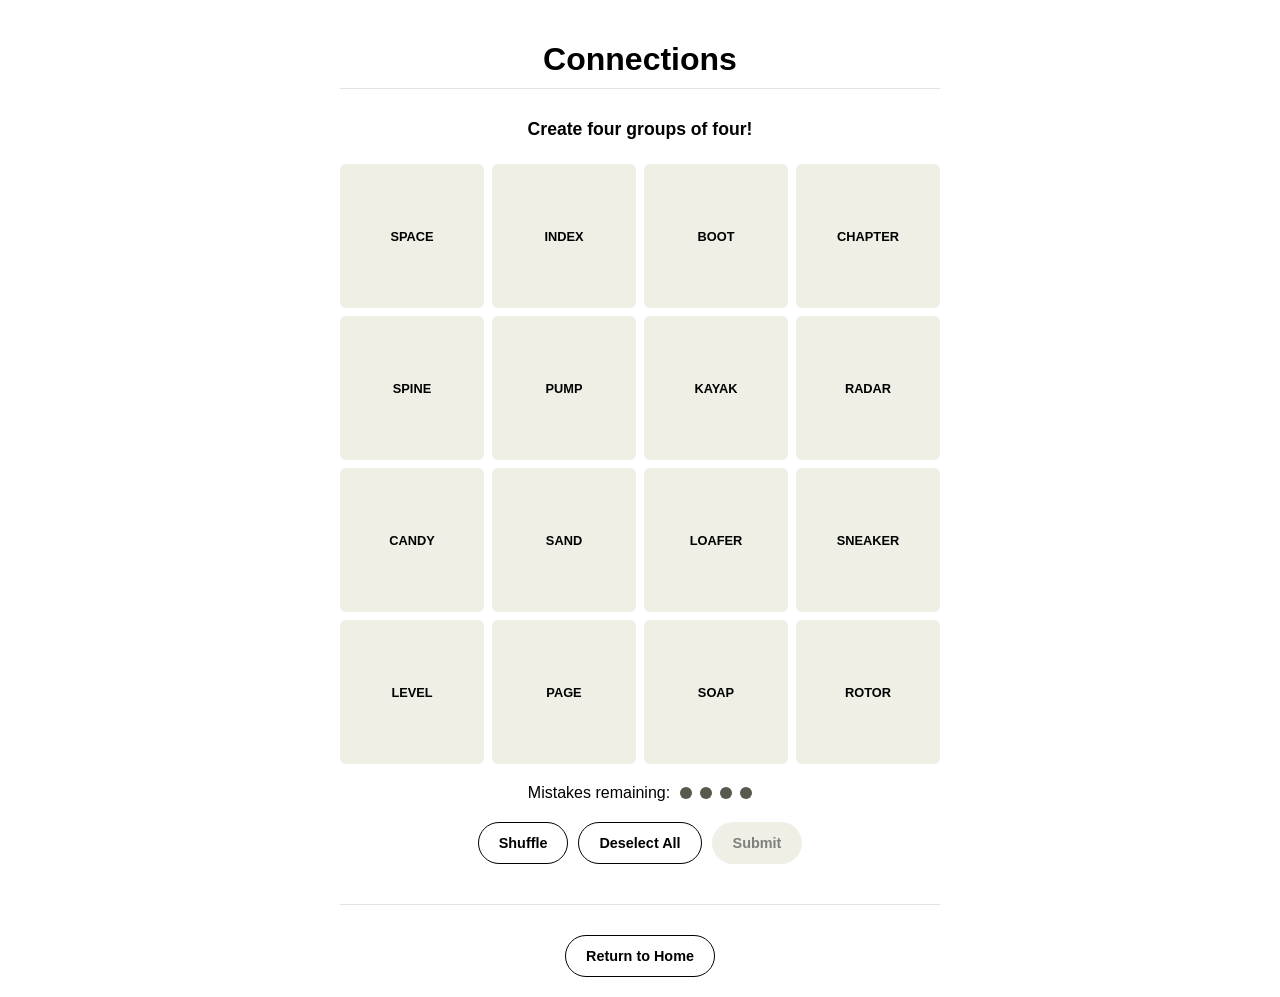
<file: fromAI.html>
<!DOCTYPE html>
<html lang="en">
<head>
    <meta charset="UTF-8">
    <meta name="viewport" content="width=device-width, initial-scale=1.0">
    <title>Connections Game</title>
    <style>
        /* CSS STYLING */
        :root {
            --yellow: #f9df6d;
            --green: #a0c35a;
            --blue: #b0c4ef;
            --purple: #ba81c5;
            --bg-color: #ffffff;
            --tile-bg: #efefe6;
            --tile-selected: #5a594e;
            --text-color: #000000;
        }

        body {
            font-family: 'Helvetica Neue', Arial, sans-serif;
            display: flex;
            flex-direction: column;
            align-items: center;
            background-color: var(--bg-color);
            margin: 0;
            padding: 20px;
            color: var(--text-color);
        }

        h1 { 
            border-bottom: 1px solid #e2e2e2; 
            width: 100%; 
            max-width: 600px;
            text-align: center; 
            padding-bottom: 10px; 
            margin-bottom: 30px; 
        }

        #game-container {
            max-width: 600px;
            width: 100%;
        }

        #message-area {
            height: 30px;
            margin-bottom: 15px;
            font-weight: bold;
            text-align: center;
            font-size: 1.1rem;
        }

        #grid {
            display: grid;
            grid-template-columns: repeat(4, 1fr);
            gap: 8px;
            margin-bottom: 20px;
        }

        .tile {
            aspect-ratio: 1 / 1;
            background-color: var(--tile-bg);
            border-radius: 6px;
            display: flex;
            align-items: center;
            justify-content: center;
            font-weight: bold;
            text-transform: uppercase;
            cursor: pointer;
            user-select: none;
            font-size: 0.8rem;
            text-align: center;
            padding: 5px;
            transition: background-color 0.1s, color 0.1s;
        }

        .tile.selected {
            background-color: var(--tile-selected);
            color: white;
        }

        .solved-row {
            grid-column: span 4;
            height: 60px;
            border-radius: 6px;
            display: flex;
            flex-direction: column;
            align-items: center;
            justify-content: center;
            font-weight: bold;
            text-transform: uppercase;
            margin-bottom: 8px;
            animation: fadeIn 0.5s ease-in;
        }

        @keyframes fadeIn {
            from { opacity: 0; transform: translateY(-10px); }
            to { opacity: 1; transform: translateY(0); }
        }

        .solved-row span { font-size: 0.9rem; font-weight: normal; margin-top: 4px; }
        .solved-row .cat-title { font-size: 1.1rem; }

        .mistakes-container {
            display: flex;
            align-items: center;
            justify-content: center;
            gap: 10px;
            margin-bottom: 20px;
        }

        .dot {
            width: 12px;
            height: 12px;
            background-color: #5a594e;
            border-radius: 50%;
            transition: opacity 0.3s;
        }

        .controls {
            display: flex;
            justify-content: center;
            gap: 10px;
            margin-bottom: 40px;
        }

        button, .home-btn {
            background: none;
            border: 1px solid #000;
            padding: 12px 20px;
            border-radius: 25px;
            font-weight: bold;
            cursor: pointer;
            font-size: 0.9rem;
            text-decoration: none;
            color: #000;
            display: inline-block;
        }

        button:disabled {
            border-color: #ccc;
            color: #ccc;
            cursor: not-allowed;
        }

        #submit-btn {
            background-color: #000;
            color: #fff;
        }
        
        #submit-btn:disabled {
            background-color: #efefe6;
            color: #7f7f7f;
            border-color: transparent;
        }

        /* Home Button Section */
        .home-container {
            width: 100%;
            max-width: 600px;
            border-top: 1px solid #e2e2e2;
            padding-top: 30px;
            text-align: center;
        }

        .home-btn:hover {
            background-color: #f0f0f0;
        }
    </style>
</head>
<body>

    <h1>Connections</h1>
    
    <div id="game-container">
        <div id="message-area">Create four groups of four!</div>
        
        <div id="solved-rows"></div>
        <div id="grid"></div>

        <div class="mistakes-container">
            <span>Mistakes remaining:</span>
            <div id="dots-container" style="display:flex; gap:8px;">
                <div class="dot"></div>
                <div class="dot"></div>
                <div class="dot"></div>
                <div class="dot"></div>
            </div>
        </div>

        <div class="controls">
            <button id="shuffle-btn">Shuffle</button>
            <button id="deselect-btn">Deselect All</button>
            <button id="submit-btn" disabled>Submit</button>
        </div>

        <div class="home-container">
            <a href="index.html" class="home-btn">Return to Home</a>
        </div>
    </div>

<script>
    /* JAVASCRIPT LOGIC */
    const DATA = [
        { category: "PARTS OF A BOOK", words: ["CHAPTER", "INDEX", "PAGE", "SPINE"], level: "yellow" },
        { category: "KINDS OF SHOES", words: ["BOOT", "LOAFER", "PUMP", "SNEAKER"], level: "green" },
        { category: "PALINDROMES", words: ["KAYAK", "LEVEL", "RADAR", "ROTOR"], level: "blue" },
        { category: "___ BAR", words: ["CANDY", "SAND", "SOAP", "SPACE"], level: "purple" }
    ];

    let words = [];
    let selectedWords = [];
    let mistakes = 0;
    let solvedCategories = [];

    const grid = document.getElementById('grid');
    const solvedArea = document.getElementById('solved-rows');
    const submitBtn = document.getElementById('submit-btn');
    const deselectBtn = document.getElementById('deselect-btn');
    const shuffleBtn = document.getElementById('shuffle-btn');
    const messageArea = document.getElementById('message-area');
    const dotsContainer = document.getElementById('dots-container');

    function init() {
        words = DATA.flatMap(item => item.words.map(w => ({ text: w, cat: item.category })));
        shuffle(words);
        renderGrid();
    }

    function shuffle(array) {
        for (let i = array.length - 1; i > 0; i--) {
            const j = Math.floor(Math.random() * (i + 1));
            [array[i], array[j]] = [array[j], array[i]];
        }
    }

    function renderGrid() {
        grid.innerHTML = '';
        words.forEach(wordObj => {
            const div = document.createElement('div');
            div.className = 'tile' + (selectedWords.includes(wordObj.text) ? ' selected' : '');
            div.textContent = wordObj.text;
            div.onclick = () => toggleSelect(wordObj.text);
            grid.appendChild(div);
        });
    }

    function toggleSelect(word) {
        if (selectedWords.includes(word)) {
            selectedWords = selectedWords.filter(w => w !== word);
        } else if (selectedWords.length < 4) {
            selectedWords.push(word);
        }
        submitBtn.disabled = selectedWords.length !== 4;
        renderGrid();
    }

    deselectBtn.onclick = () => {
        selectedWords = [];
        submitBtn.disabled = true;
        renderGrid();
    };

    shuffleBtn.onclick = () => {
        shuffle(words);
        renderGrid();
    };

    submitBtn.onclick = () => {
        const currentCategory = checkMatch();
        
        if (currentCategory) {
            handleSuccess(currentCategory);
        } else {
            handleFailure();
        }
    };

    function checkMatch() {
        for (const cat of DATA) {
            if (selectedWords.every(w => cat.words.includes(w))) {
                return cat;
            }
        }
        return null;
    }

    function handleSuccess(category) {
        solvedCategories.push(category);
        words = words.filter(w => !category.words.includes(w.text));
        selectedWords = [];
        submitBtn.disabled = true;

        const row = document.createElement('div');
        row.className = 'solved-row';
        row.style.backgroundColor = `var(--${category.level})`;
        row.innerHTML = `<div class="cat-title">${category.category}</div><span>${category.words.join(', ')}</span>`;
        solvedArea.appendChild(row);

        renderGrid();

        if (solvedCategories.length === 4) {
            displayFinalMessage();
        }
    }

    function handleFailure() {
        mistakes++;
        updateDots();
        selectedWords = [];
        submitBtn.disabled = true;
        renderGrid();

        if (mistakes >= 4) {
            messageArea.textContent = "Too many failed attempts. Better luck next time!";
            disableGame();
        } else {
            messageArea.textContent = "Not quite!";
            setTimeout(() => { 
                if(mistakes < 4 && solvedCategories.length < 4) messageArea.textContent = ""; 
            }, 2000);
        }
    }

    function updateDots() {
        const dots = dotsContainer.querySelectorAll('.dot');
        if (dots.length > 0) {
            dots[dots.length - 1].remove();
        }
    }

    function displayFinalMessage() {
        let msg = "";
        // Messages based on your specific requirements:
        if (mistakes === 0) msg = "Perfect!";
        else if (mistakes === 1) msg = "Easy breezy";
        else if (mistakes === 2) msg = "Nice work!";
        else if (mistakes === 3) msg = "Too close for comfort...";
        
        messageArea.textContent = msg;
        disableGame();
    }

    function disableGame() {
        submitBtn.disabled = true;
        shuffleBtn.disabled = true;
        deselectBtn.disabled = true;
        const tiles = document.querySelectorAll('.tile');
        tiles.forEach(t => {
            t.style.pointerEvents = 'none';
            t.style.opacity = '0.6';
        });
    }

    init();
</script>
</body>
</html>
</file>
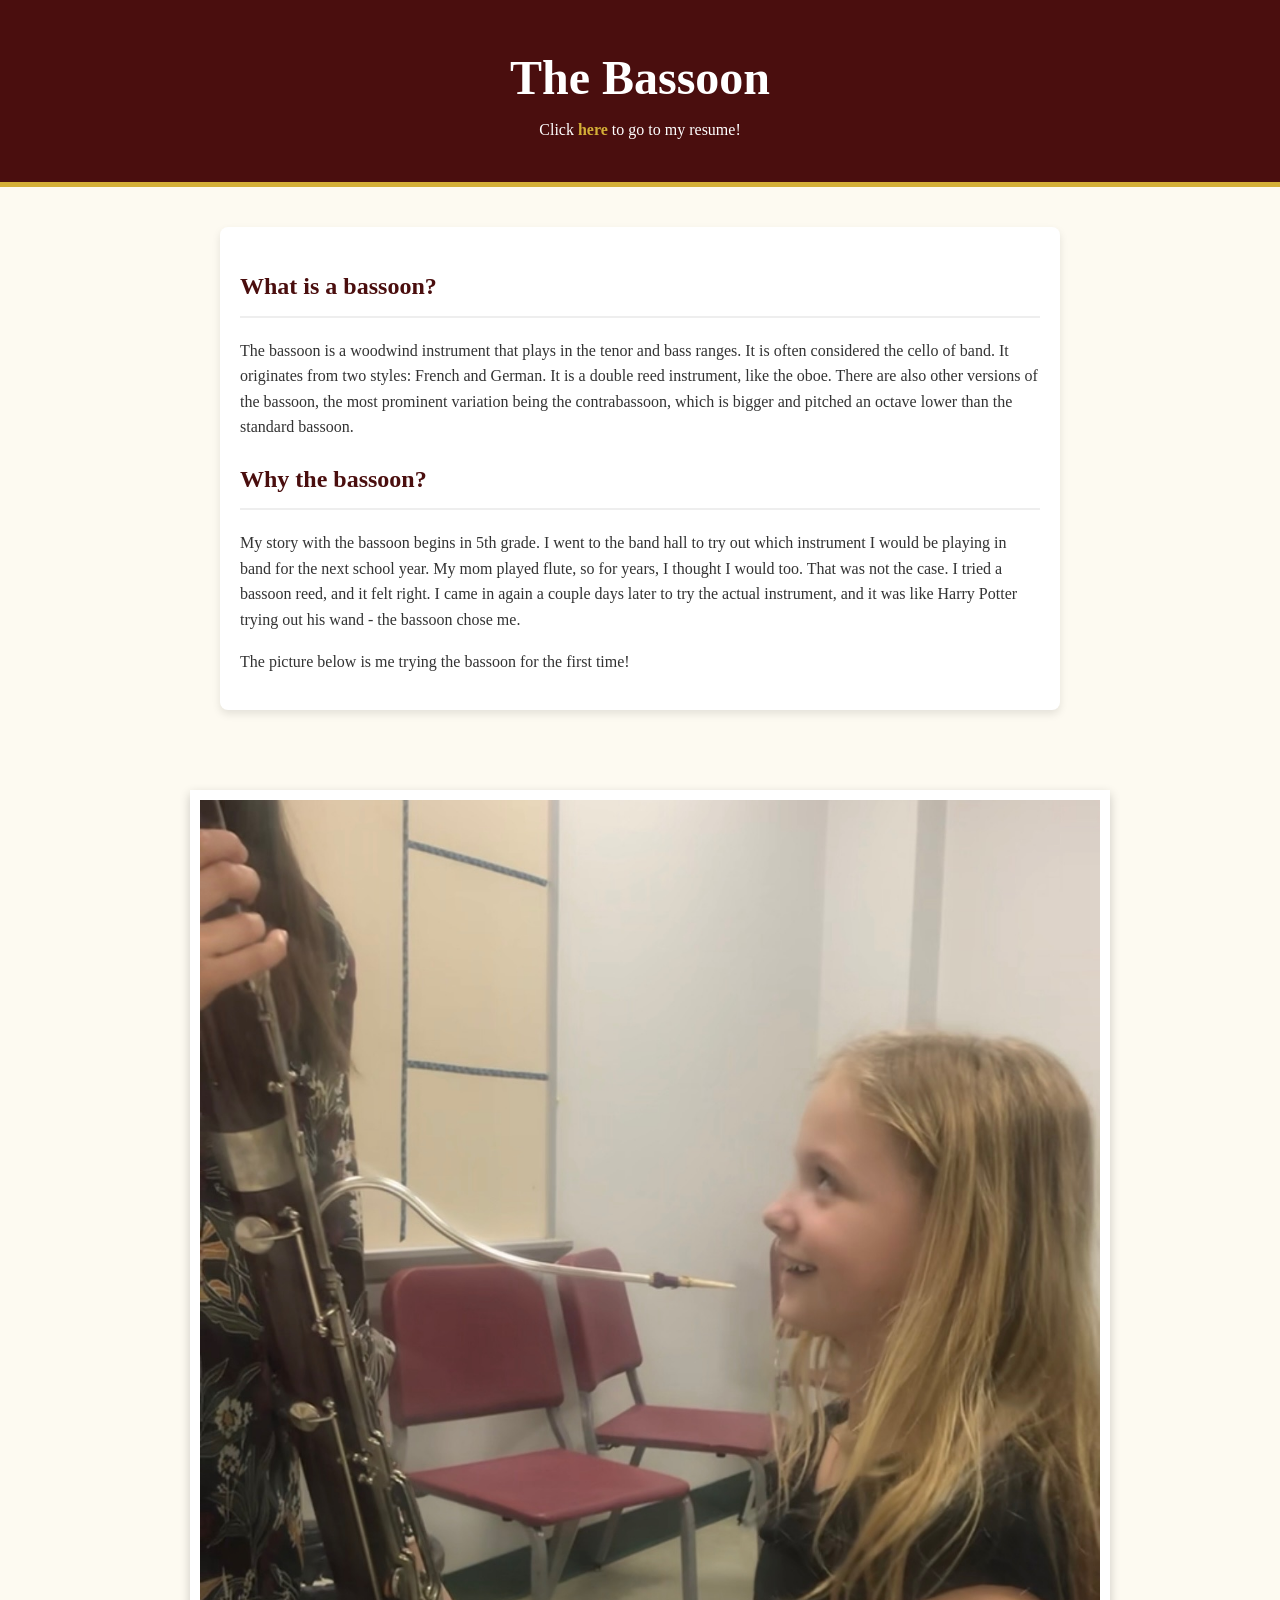
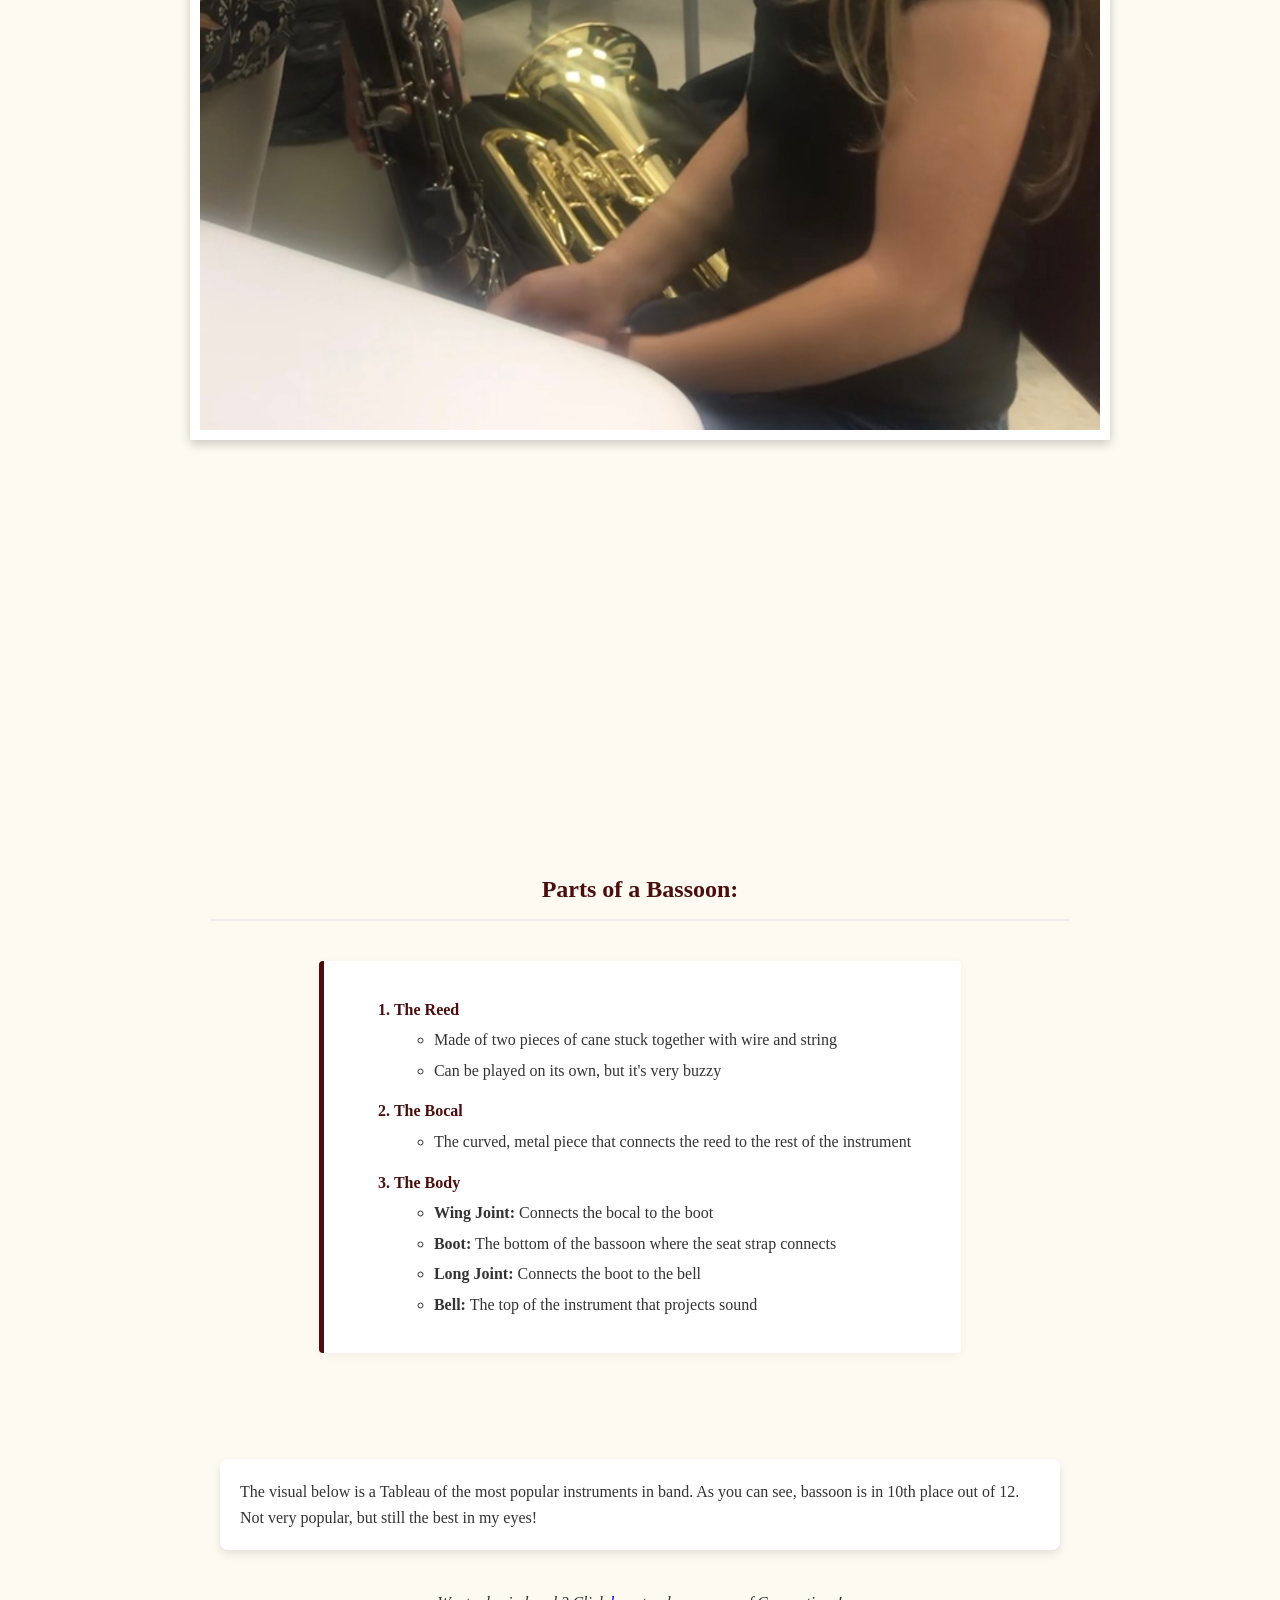
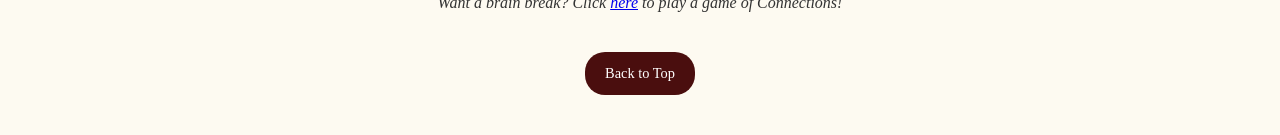
<file: fromScratch.html>
<!DOCTYPE html>
<html lang="en">
<head>
    <meta charset="UTF-8">
    <meta name="viewport" content="width=device-width, initial-scale=1.0">
    <link rel="stylesheet" href="mystyles.css" type="text/css">
    <title>The Bassoon</title>
</head>
<body>
    <div class="header-box">
        <h1 id="top">The Bassoon</h1>
        <nav>Click <a href="index.html">here</a> to go to my resume!</nav>
    </div>

    <div class="content-container">
        <h2>What is a bassoon?</h2>
        <p>The bassoon is a woodwind instrument that plays in the tenor and bass ranges. 
            It is often considered the cello of band. It originates from two styles: French and German. 
            It is a double reed instrument, like the oboe. There are also other versions of the bassoon, 
            the most prominent variation being the contrabassoon, which is bigger and pitched an octave 
            lower than the standard bassoon.
        </p>

        <h2>Why the bassoon?</h2>
        <p>My story with the bassoon begins in 5th grade. I went to the band hall to try out which instrument 
            I would be playing in band for the next school year. My mom played flute, so for years, I thought I would too. 
            That was not the case. I tried a bassoon reed, and it felt right. I came in again a couple days later to try the 
            actual instrument, and it was like Harry Potter trying out his wand - the bassoon chose me.
        </p>
        <p>The picture below is me trying the bassoon for the first time!</p>
    </div>

    <div class="media-wrapper">
        <img src="FirstTimeBassoon.jpg" alt="Me trying out the bassoon for the first time!">
        
        <br>

        <iframe width="560" height="315" src="https://www.youtube.com/embed/MlCy4_Eof3g?si=Bkf8O7g7lN8RFWeI" 
            title="YouTube video player" frameborder="0" allow="accelerometer; autoplay; clipboard-write; encrypted-media; 
            gyroscope; picture-in-picture; web-share" referrerpolicy="strict-origin-when-cross-origin" allowfullscreen>
        </iframe>

<div class="media-wrapper">
    <h2>Parts of a Bassoon:</h2>
    
    <div class="list-container">
        <ol>
            <li>The Reed
                <ul>
                    <li>Made of two pieces of cane stuck together with wire and string</li>
                    <li>Can be played on its own, but it's very buzzy</li>
                </ul>
            </li>
            <li>The Bocal</li>
                <ul>
                    <li>The curved, metal piece that connects the reed to the rest of the instrument</li>
                </ul>
            <li>The Body
                <ul>
                    <li><strong>Wing Joint:</strong> Connects the bocal to the boot</li>
                    <li><strong>Boot:</strong> The bottom of the bassoon where the seat strap connects</li>
                    <li><strong>Long Joint:</strong> Connects the boot to the bell</li>
                    <li><strong>Bell:</strong> The top of the instrument that projects sound</li>
                </ul>
            </li>
        </ol>
    </div>
<br><br>
    </div>
        <p style="text-align:left;" class="content-container">
            The visual below is a Tableau of the most popular instruments in band. As you can see, bassoon is in 10th place out of 12. Not very popular, but still the best in my eyes!</p>
        <div class='tableauPlaceholder' id='viz1776913137018' style='position: relative'>
            <noscript><a href='#'><img alt='Instrument Popularity ' src='https:&#47;&#47;public.tableau.com&#47;static&#47;images&#47;In&#47;InstrumentPopularityTableau&#47;InstrumentPopularity&#47;1_rss.png' style='border: none' /></a></noscript>
            <object class='tableauViz' style='display:none;'>
                <param name='host_url' value='https%3A%2F%2Fpublic.tableau.com%2F' /> 
                <param name='embed_code_version' value='3' /> 
                <param name='site_root' value='' />
                <param name='name' value='InstrumentPopularityTableau&#47;InstrumentPopularity' />
                <param name='tabs' value='no' />
                <param name='toolbar' value='yes' />
                <param name='static_image' value='https:&#47;&#47;public.tableau.com&#47;static&#47;images&#47;In&#47;InstrumentPopularityTableau&#47;InstrumentPopularity&#47;1.png' /> 
                <param name='animate_transition' value='yes' />
                <param name='display_static_image' value='yes' />
                <param name='display_spinner' value='yes' />
                <param name='display_overlay' value='yes' />
                <param name='display_count' value='yes' />
                <param name='language' value='en-US' />
                <param name='filter' value='publish=yes' />
            </object>
        </div>                
        <script type='text/javascript'>                    
            var divElement = document.getElementById('viz1776913137018');                    
            var vizElement = divElement.getElementsByTagName('object')[0];                    
            vizElement.style.width='100%';vizElement.style.height=(divElement.offsetWidth*0.75)+'px';                    
            var scriptElement = document.createElement('script');                    
            scriptElement.src = 'https://public.tableau.com/javascripts/api/viz_v1.js';                    
            vizElement.parentNode.insertBefore(scriptElement, vizElement);                
        </script>

        <p class="footer-links">Want a brain break? Click <a href="fromAI.html">here</a> to play a game of Connections!</p>
        <a href="#top" class="back-to-top">Back to Top</a>
    </div>
</body>
</html>
</file>
<file: mystyles.css>
/* 1. Global Styles & Background */
body {
    background-color: #fdfaf1; /* Light parchment color */
    font-family: 'Georgia', serif; /* Classic font for a classical instrument */
    color: #333; /* Dark grey for readability */
    margin: 0;
    padding: 0;
    line-height: 1.6;
}

/* 2. Header Box Styling (Div 1) */
.header-box {
    background-color: #4a0e0e; /* Deep Mahogany wood color */
    color: #ffffff; /* Font color style */
    padding: 40px 20px;
    text-align: center;
    border-bottom: 5px solid #d4af37; /* Gold accent like instrument keys */
}

.header-box h1 {
    font-family: 'Times New Roman', serif;
    font-size: 3rem;
    margin: 0;
}

.header-box nav a {
    color: #d4af37;
    text-decoration: none;
    font-weight: bold;
}

/* 3. Content Container Styling (Div 2) */
.content-container {
    max-width: 800px;
    margin: 40px auto; /* Centers the div */
    padding: 20px;
    background-color: #ffffff;
    box-shadow: 0 4px 8px rgba(0,0,0,0.1);
    border-radius: 8px;
}

h2 {
    color: #4a0e0e; /* Matching the mahogany theme */
    border-bottom: 2px solid #eee;
    padding-bottom: 10px;
}

/* 4. Media Wrapper Styling (Div 3) */
.media-wrapper {
    max-width: 900px;
    margin: 20px auto;
    text-align: center;
    padding-bottom: 50px;
}

/* Specific styling for images and videos to keep them neat */
img {
    max-width: 100%;
    height: auto;
    border: 10px solid #fff;
    box-shadow: 0 4px 10px rgba(0,0,0,0.2);
    margin: 20px 0;
}

iframe {
    margin: 10px 0;
    border: none;
}

/* 6. Footer & Anchor styling */
.footer-links {
    margin-top: 40px;
    font-style: italic;
}

.back-to-top {
    display: inline-block;
    margin-top: 20px;
    padding: 10px 20px;
    background-color: #4a0e0e;
    color: white;
    text-decoration: none;
    border-radius: 20px;
    font-size: 0.9rem;
}

.back-to-top:hover {
    background-color: #d4af37;
    color: #4a0e0e;
}

/* Styling for the list section specifically */
.list-container {
    display: inline-block; /* Makes the div only as wide as its content */
    text-align: left;      /* Keeps the text inside the list aligned to the left */
    background-color: #fff; /* White background to make the list pop */
    padding: 20px 50px 20px 30px; 
    border-left: 5px solid #4a0e0e; /* A nice mahogany accent line */
    box-shadow: 0 2px 10px rgba(0,0,0,0.05);
    margin: 20px auto;
    border-radius: 4px;
}

/* Ensure the parent of the list-container is centering its children */
.media-wrapper {
    text-align: center; 
    padding: 20px;
}

/* Spacing out the list items for better readability */
ol > li {
    margin-top: 15px;
    font-weight: bold;
    color: #4a0e0e;
}

ul > li {
    margin-top: 5px;
    font-weight: normal;
    color: #333;
    list-style-type: circle; /* Differentiates the sub-bullets */
}
</file>
